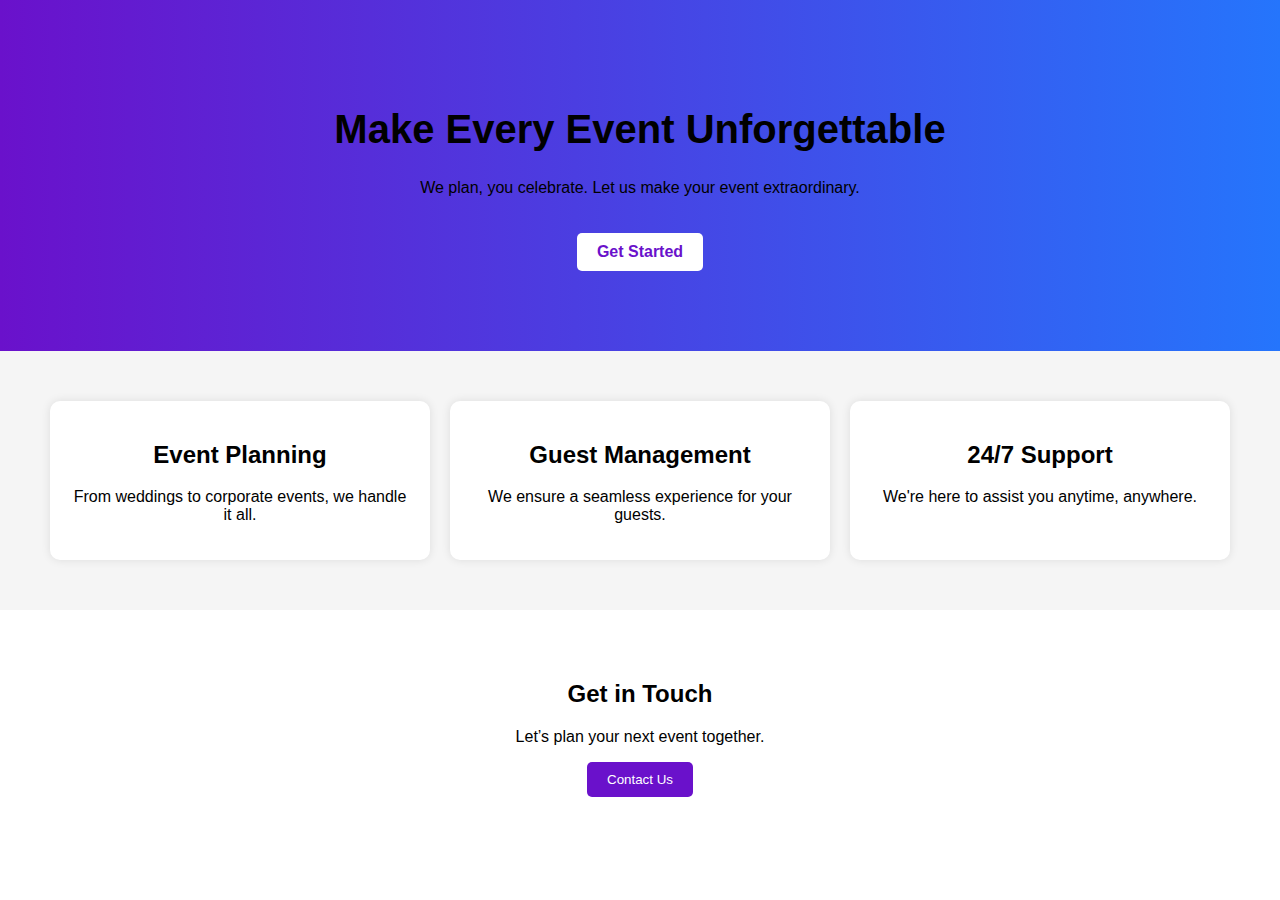
<file: index.html>
<!DOCTYPE html>
<html lang="en">
<head>
    <meta charset="UTF-8">
    <meta name="viewport" content="width=device-width, initial-scale=1.0">
    <title>Event Management</title>
    <link rel="stylesheet" href="style.css">
</head>
<body>

    <!-- Hero Section -->
    <header class="hero">
        <h1>Make Every Event Unforgettable</h1>
        <p>We plan, you celebrate. Let us make your event extraordinary.</p>
        <a href="index2.html" class="btn">Get Started</a>
    </header>

    <!-- Services Section -->
    <section class="services">
        <div class="service">
            <h2>Event Planning</h2>
            <p>From weddings to corporate events, we handle it all.</p>
        </div>
        <div class="service">
            <h2>Guest Management</h2>
            <p>We ensure a seamless experience for your guests.</p>
        </div>
        <div class="service">
            <h2>24/7 Support</h2>
            <p>We're here to assist you anytime, anywhere.</p>
        </div>
    </section>

    <!-- Contact Section -->
    <section id="contact" class="contact">
        <h2>Get in Touch</h2>
        <p>Let’s plan your next event together.</p>
        <button onclick="showAlert()">Contact Us</button>
    </section>

    <script src="script.js"></script>
</body>
</html>
</file>
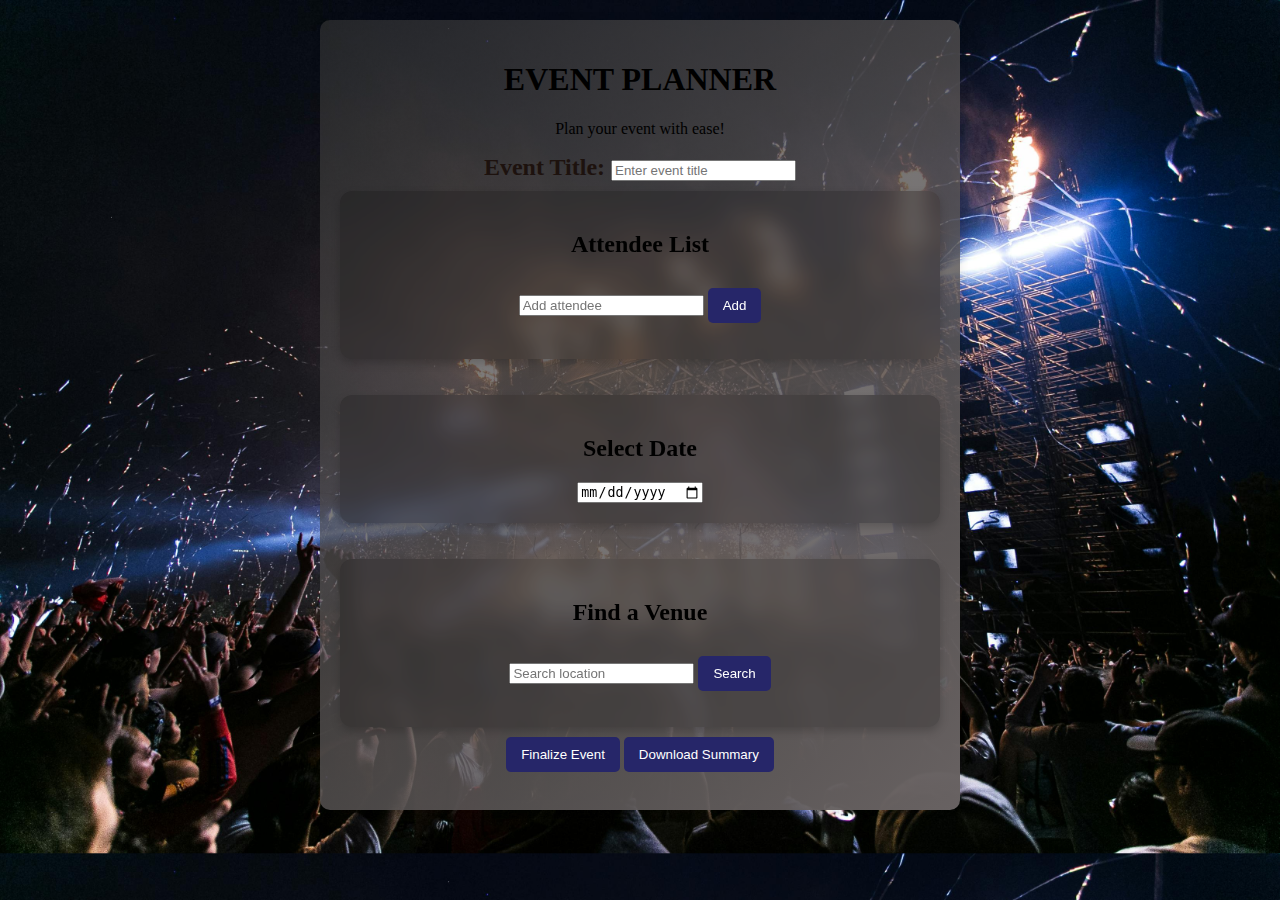
<file: index2.html>
<!DOCTYPE html>
<html lang="en">
<head>
    <meta charset="UTF-8">
    <meta name="viewport" content="width=device-width, initial-scale=1.0">
    <title>Event Planner</title>
    <link rel="stylesheet" href="styles2.css">
</head>
<body>
    <div class="container">
        <h1>EVENT PLANNER</h1>
        <p>Plan your event with ease!</p>

        <div class="event-title">
        <label>Event Title:</label>
    <input type="text" id="eventTitle" placeholder="Enter event title">
        </div>


        <div class="card">
            <h2>Attendee List</h2>
            <input type="text" id="attendeeInput" placeholder="Add attendee">
            <button onclick="addAttendee()">Add</button>
            <ul id="attendeeList"></ul>
        </div>
        <br><br>

        <div class="card">
            <h2>Select Date</h2>
            <input type="date" id="eventDate">
        </div>
        <br><br>

        <div class="card">
            <h2>Find a Venue</h2>
            <input type="text" id="venueSearch" placeholder="Search location">
            <button onclick="fetchVenues()">Search</button>
            <ul id="venueList"></ul>
        </div>

        <button id="finalizeEvent" onclick="finalizeEvent()">Finalize Event</button>
        <button onclick="downloadEventSummary()">Download Summary</button>
        <br><br>

        <div id="eventDetails" class="hidden">
            <h2>Event Finalized</h2>
            <p><strong>Title:</strong> <span id="finalTitle"></span></p>
            <h3><strong>Date:</strong> <span id="selectedDate"></span></h3>
            <p><strong>Attendees:</strong></p>
            <ul id="finalAttendees" class="attendee-grid"></ul>
            <p><strong>Venue:</strong> <span id="selectedVenue"></span></p>
        </div>
    </div>

    <script src="script3.js"></script>
</body>
</html>
</file>
<file: styles2.css>
body {
    background: url('./hologram-ui.jpg');
    text-align: center;
    margin: 0;
    padding: 20px;
    background-size: cover;
}

.container {
    max-width: 600px;
    margin: auto;
    background: linear-gradient(135deg, #37373797, #686262);
    padding: 20px;
    border-radius: 10px;
    box-shadow: 0 0 10px rgba(0, 0, 0, 0.1);
    animation: fadeIn 0.8s ease-in-out;
}

.card {
    background: rgba(7, 6, 6, 0.2);
    backdrop-filter: blur(10px);
    border-radius: 12px;
    padding: 20px;
    box-shadow: 0 4px 10px rgba(0, 0, 0, 0.2);
    transition: transform 0.3s ease-in-out;
}

.event-title {
    font-size: 1.5em;
    font-weight: bold;
    color: #1d120e;
    margin-bottom: 10px;
}

.card:hover {
    transform: scale(1.05);
}

button {
    background: #262669;
    color: white;
    border: none;
    padding: 10px 15px;
    margin-top: 10px;
    cursor: pointer;
    border-radius: 5px;
    transition: all 0.3s ease-in-out;
}

button:hover {
    background: #0056b3;
    transform: scale(1.05);
}

ul li {
    padding: 5px;
    background-color: aliceblue;
    margin: 5px 0;
    border-radius: 5px;
    display: flex;
    justify-content: space-between;
    opacity: 0;
    transform: translateX(-20px);
    animation: slideIn 0.5s ease-in-out forwards;
}

#venueList li:hover {
    background: #ccc;
    transform: scale(1.05);
}

@keyframes slideIn {
    from {
        opacity: 0;
        transform: translateX(-20px);
    }
    to {
        opacity: 1;
        transform: translateX(0);
    }
}

.hidden {
    display: none;
}

.show {
    display: block;
    animation: fadeIn 0.8s ease-in-out;
}

/* Adjusting for venue selection */
#venueList li {
    cursor: pointer;
}

/* Updated Styling for Final Attendees */
#finalAttendees {
    display: grid;
    grid-template-columns: repeat(3, 1fr);
    gap: 10px;
    justify-items: center;
    align-items: center;
    margin-top: 10px;
}

#finalAttendees li {
    background: #444;
    color: rgb(6, 5, 5);
    padding: 10px 15px;
    border-radius: 5px;
    text-align: center;
    font-weight: bold;
}

/* Add smooth animations */
.fade-in {
    opacity: 0;
    transform: translateY(20px);
    transition: all 0.5s ease-in-out;
}

.fade-in.visible {
    opacity: 1;
    transform: translateY(0);
}

#eventDetails{
    max-width: 600px;
    margin: auto;
    background: linear-gradient(135deg, #27272797, #2f1e1e);
    padding: 20px;
    border-radius: 10px;
    box-shadow: 0 0 10px rgba(0, 0, 0, 0.1);
    animation: fadeIn 0.8s ease-in-out;
}
</file>
<file: style.css>
/* Reset Styles */
body {
    margin: 0;
    font-family: Arial, sans-serif;
    text-align: center;
}

/* Hero Section */
.hero {
    background: linear-gradient(to right, #6a11cb, #2575fc);
    color: rgb(0, 0, 0);
    padding: 80px 20px;
}

.hero h1 {
    font-size: 2.5rem;
}

.hero .btn {
    display: inline-block;
    margin-top: 20px;
    padding: 10px 20px;
    background: white;
    color: #6a11cb;
    text-decoration: none;
    font-weight: bold;
    border-radius: 5px;
}

/* Services Section */
.services {
    display: flex;
    justify-content: center;
    gap: 20px;
    padding: 50px;
    background: #f5f5f5;
}

.service {
    background: white;
    padding: 20px;
    border-radius: 10px;
    box-shadow: 0 0 10px rgba(0, 0, 0, 0.1);
    width: 30%;
}

/* Contact Section */
.contact {
    padding: 50px;
    background: white;
}

.contact button {
    padding: 10px 20px;
    background: #6a11cb;
    color: white;
    border: none;
    cursor: pointer;
    border-radius: 5px;
}

.contact button:hover {
    background: #2575fc;
}
</file>
